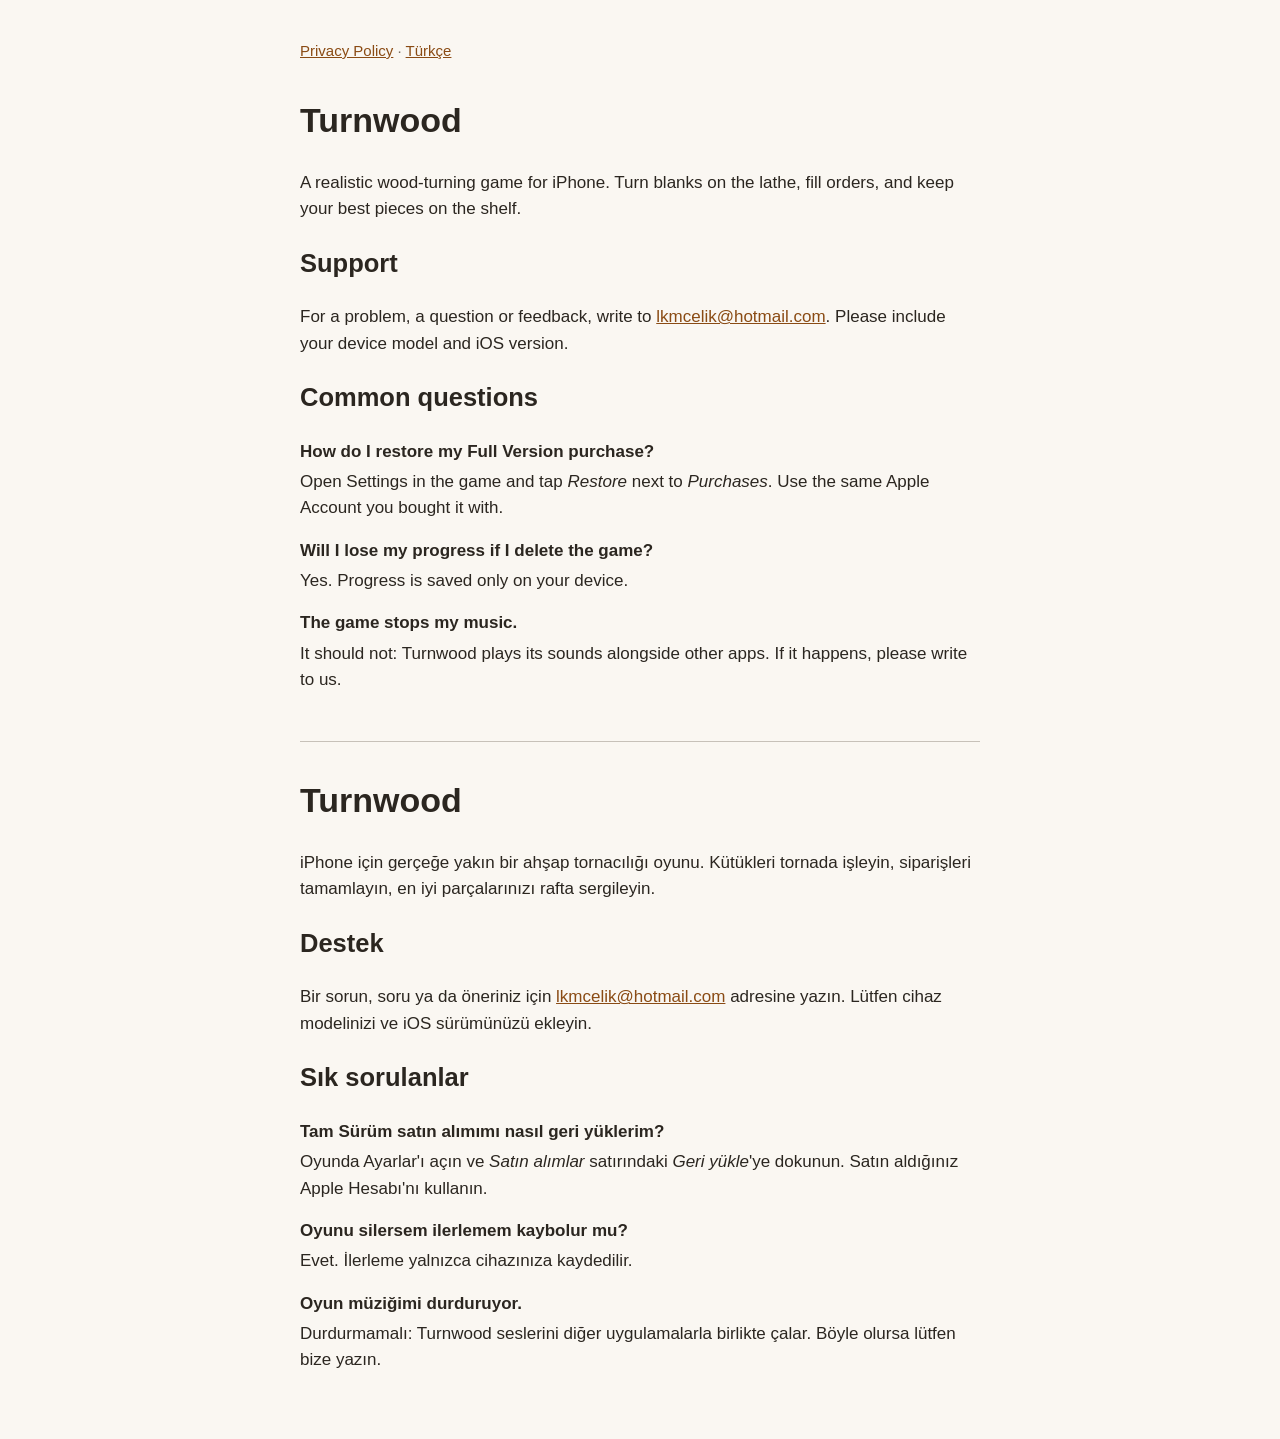
<file: index.html>
<!doctype html>
<html lang="en">
<head>
<meta charset="utf-8">
<meta name="viewport" content="width=device-width, initial-scale=1">
<meta name="google-site-verification" content="DggNb6UtA9ZKNX9545VIg2qazTh5EOs7bwYxNt3dbq0">
<title>Turnwood Support</title>
<link rel="stylesheet" href="style.css">
</head>
<body>
<main>
<p class="nav"><a href="privacy.html">Privacy Policy</a> · <a href="#tr">Türkçe</a></p>

<h1>Turnwood</h1>
<p>A realistic wood-turning game for iPhone. Turn blanks on the lathe, fill orders, and keep your best pieces on the shelf.</p>

<h2>Support</h2>
<p>For a problem, a question or feedback, write to <a href="mailto:lkmcelik@hotmail.com">lkmcelik@hotmail.com</a>. Please include your device model and iOS version.</p>

<h2>Common questions</h2>
<dl>
  <dt>How do I restore my Full Version purchase?</dt>
  <dd>Open Settings in the game and tap <em>Restore</em> next to <em>Purchases</em>. Use the same Apple Account you bought it with.</dd>
  <dt>Will I lose my progress if I delete the game?</dt>
  <dd>Yes. Progress is saved only on your device.</dd>
  <dt>The game stops my music.</dt>
  <dd>It should not: Turnwood plays its sounds alongside other apps. If it happens, please write to us.</dd>
</dl>

<hr>

<div id="tr" lang="tr">
<h1>Turnwood</h1>
<p>iPhone için gerçeğe yakın bir ahşap tornacılığı oyunu. Kütükleri tornada işleyin, siparişleri tamamlayın, en iyi parçalarınızı rafta sergileyin.</p>

<h2>Destek</h2>
<p>Bir sorun, soru ya da öneriniz için <a href="mailto:lkmcelik@hotmail.com">lkmcelik@hotmail.com</a> adresine yazın. Lütfen cihaz modelinizi ve iOS sürümünüzü ekleyin.</p>

<h2>Sık sorulanlar</h2>
<dl>
  <dt>Tam Sürüm satın alımımı nasıl geri yüklerim?</dt>
  <dd>Oyunda Ayarlar'ı açın ve <em>Satın alımlar</em> satırındaki <em>Geri yükle</em>'ye dokunun. Satın aldığınız Apple Hesabı'nı kullanın.</dd>
  <dt>Oyunu silersem ilerlemem kaybolur mu?</dt>
  <dd>Evet. İlerleme yalnızca cihazınıza kaydedilir.</dd>
  <dt>Oyun müziğimi durduruyor.</dt>
  <dd>Durdurmamalı: Turnwood seslerini diğer uygulamalarla birlikte çalar. Böyle olursa lütfen bize yazın.</dd>
</dl>
</div>
</main>
</body>
</html>
</file>
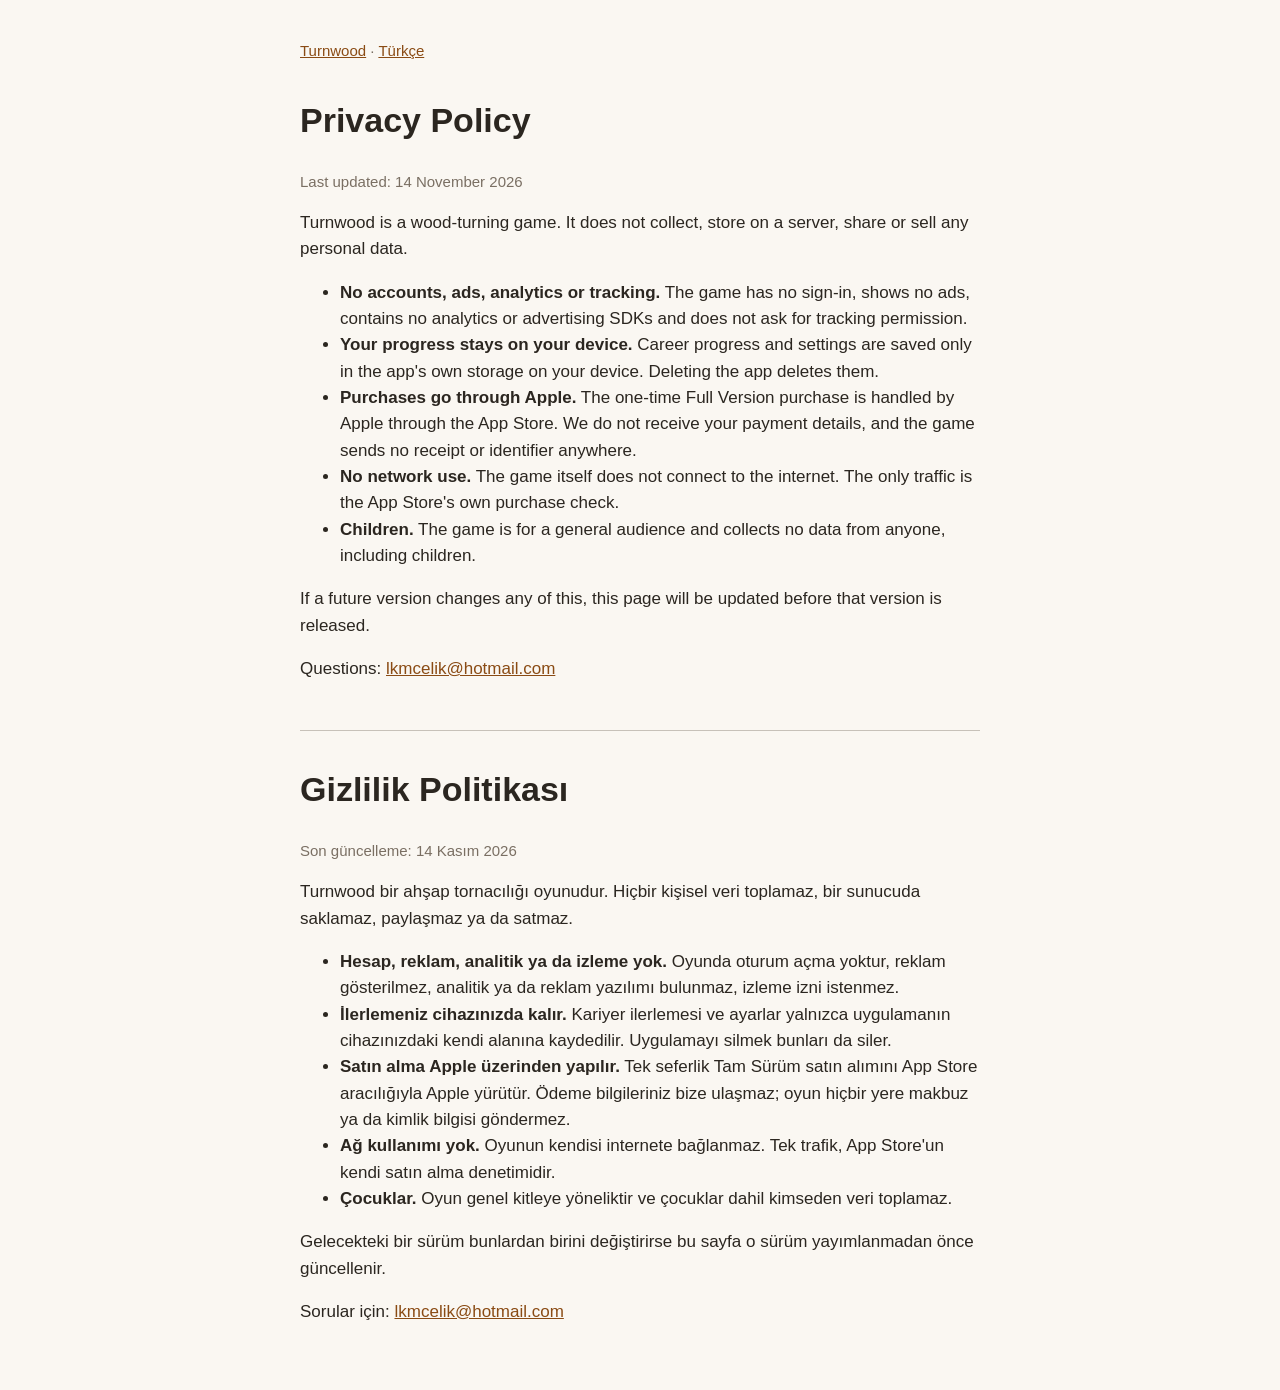
<file: privacy.html>
<!doctype html>
<html lang="en">
<head>
<meta charset="utf-8">
<meta name="viewport" content="width=device-width, initial-scale=1">
<title>Turnwood Privacy Policy</title>
<link rel="stylesheet" href="style.css">
</head>
<body>
<main>
<p class="nav"><a href="index.html">Turnwood</a> · <a href="#tr">Türkçe</a></p>

<h1>Privacy Policy</h1>
<p class="date">Last updated: 14 November 2026</p>

<p>Turnwood is a wood-turning game. It does not collect, store on a server, share or sell any personal data.</p>
<ul>
  <li><strong>No accounts, ads, analytics or tracking.</strong> The game has no sign-in, shows no ads, contains no analytics or advertising SDKs and does not ask for tracking permission.</li>
  <li><strong>Your progress stays on your device.</strong> Career progress and settings are saved only in the app's own storage on your device. Deleting the app deletes them.</li>
  <li><strong>Purchases go through Apple.</strong> The one-time Full Version purchase is handled by Apple through the App Store. We do not receive your payment details, and the game sends no receipt or identifier anywhere.</li>
  <li><strong>No network use.</strong> The game itself does not connect to the internet. The only traffic is the App Store's own purchase check.</li>
  <li><strong>Children.</strong> The game is for a general audience and collects no data from anyone, including children.</li>
</ul>
<p>If a future version changes any of this, this page will be updated before that version is released.</p>
<p>Questions: <a href="mailto:lkmcelik@hotmail.com">lkmcelik@hotmail.com</a></p>

<hr>

<h1 id="tr" lang="tr">Gizlilik Politikası</h1>
<div lang="tr">
<p class="date">Son güncelleme: 14 Kasım 2026</p>
<p>Turnwood bir ahşap tornacılığı oyunudur. Hiçbir kişisel veri toplamaz, bir sunucuda saklamaz, paylaşmaz ya da satmaz.</p>
<ul>
  <li><strong>Hesap, reklam, analitik ya da izleme yok.</strong> Oyunda oturum açma yoktur, reklam gösterilmez, analitik ya da reklam yazılımı bulunmaz, izleme izni istenmez.</li>
  <li><strong>İlerlemeniz cihazınızda kalır.</strong> Kariyer ilerlemesi ve ayarlar yalnızca uygulamanın cihazınızdaki kendi alanına kaydedilir. Uygulamayı silmek bunları da siler.</li>
  <li><strong>Satın alma Apple üzerinden yapılır.</strong> Tek seferlik Tam Sürüm satın alımını App Store aracılığıyla Apple yürütür. Ödeme bilgileriniz bize ulaşmaz; oyun hiçbir yere makbuz ya da kimlik bilgisi göndermez.</li>
  <li><strong>Ağ kullanımı yok.</strong> Oyunun kendisi internete bağlanmaz. Tek trafik, App Store'un kendi satın alma denetimidir.</li>
  <li><strong>Çocuklar.</strong> Oyun genel kitleye yöneliktir ve çocuklar dahil kimseden veri toplamaz.</li>
</ul>
<p>Gelecekteki bir sürüm bunlardan birini değiştirirse bu sayfa o sürüm yayımlanmadan önce güncellenir.</p>
<p>Sorular için: <a href="mailto:lkmcelik@hotmail.com">lkmcelik@hotmail.com</a></p>
</div>
</main>
</body>
</html>
</file>
<file: style.css>
:root { --bg: #faf7f2; --fg: #2b2620; --muted: #7a6f63; --link: #8a4b14; }
@media (prefers-color-scheme: dark) {
  :root { --bg: #1d1a17; --fg: #ece6dd; --muted: #a39887; --link: #e0a060; }
}
body { margin: 0; background: var(--bg); color: var(--fg); font: 17px/1.55 -apple-system, BlinkMacSystemFont, "Segoe UI", sans-serif; }
main { max-width: 680px; margin: 0 auto; padding: 24px 16px 48px; }
a { color: var(--link); }
.nav, .date { color: var(--muted); font-size: 15px; }
h1 { margin-top: 32px; }
dt { font-weight: 600; margin-top: 16px; }
dd { margin: 4px 0 0; }
hr { border: 0; border-top: 1px solid var(--muted); opacity: 0.4; margin: 48px 0 0; }
</file>
